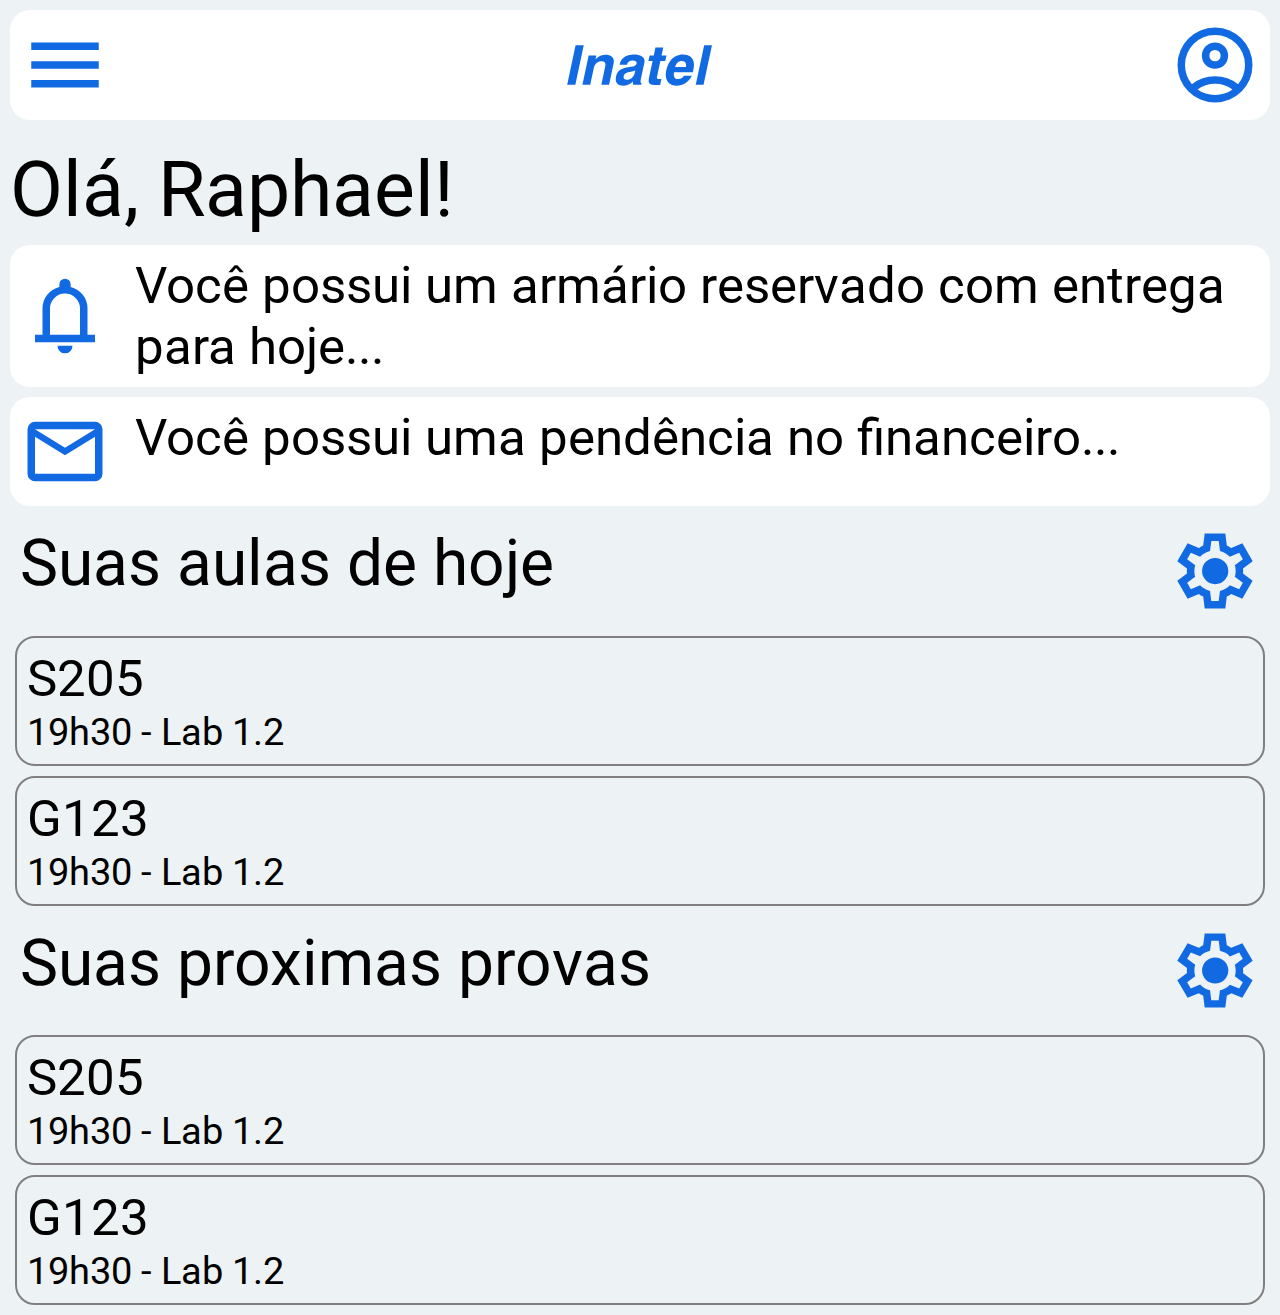
<file: index.html>
<html>

<head>
	<title>App Inatel</title>
	<link rel="stylesheet" type="text/css" href="style/style.css">

</head>

<body>
	<header id="head">
		<div id="menu">
			<img src="assets/menu.svg" onclick="openMenu();"> <!-- corrigido -->
			<div id="menu_aba">
				<div id="menu_bot" onclick="closeMenu(); temaInatel();">Tema Inatel</div>
				<div id="menu_bot" onclick="closeMenu(); temaLim();">Tema Limão</div>
				<div id="menu_bot" onclick="closeMenu(); temaDark();">Tema Dark</div>
			</div>
		</div>
		<svg class="svg_logo" xmlns="http://www.w3.org/2000/svg" viewBox="100 150 390 116">
			<path class="path_logo"
				d="M127.455,156.988h21.287l-21.859,102.835H105.69L127.455,156.988L127.455,156.988z M225.618,208.048	l-10.941,51.775H194.51l9.726-45.911c0.286-1.168,0.477-2.312,0.62-3.456c0.143-1.144,0.214-2.145,0.214-3.027	c0-2.86-0.834-4.982-2.527-6.412c-1.668-1.407-4.147-2.122-7.461-2.122c-5.078,0-9.392,1.406-12.968,4.219 c-3.552,2.836-5.888,6.698-6.96,11.633l-9.559,45.076h-20.31l16.186-75.946h19.905l-2.002,9.559 c3.957-3.886,8.105-6.794,12.491-8.701c4.362-1.907,9.011-2.86,13.945-2.86c6.508,0,11.656,1.501,15.447,4.529 c3.79,3.027,5.697,7.151,5.697,12.372c0,1.239-0.096,2.55-0.286,3.933S226.143,205.855,225.618,208.048L225.618,208.048z	 M282.709,222.636c-3.29,1.455-7.318,2.646-12.038,3.6c-4.744,0.954-7.557,1.55-8.438,1.788c-3.218,0.978-5.674,2.526-7.414,4.648	c-1.716,2.122-2.574,4.672-2.574,7.652c0,2.074,0.739,3.719,2.24,4.887c1.478,1.168,3.552,1.74,6.222,1.74	c5.078,0,9.487-1.574,13.206-4.721s6.15-7.342,7.271-12.61L282.709,222.636L282.709,222.636z M306.333,202.613l-9.154,43.145	c-0.238,1.313-0.405,2.432-0.524,3.361s-0.167,1.717-0.167,2.385c0,1.168,0.167,2.098,0.548,2.789 c0.381,0.715,1.049,1.406,2.026,2.098l-0.763,3.432h-21.025c-0.048-0.285-0.143-0.643-0.286-1.119	c-0.381-1.813-0.572-3.076-0.572-3.768c0-0.428,0.048-1,0.119-1.715c0.072-0.74,0.167-1.574,0.31-2.551	c-3.218,3.861-7.032,6.793-11.49,8.818c-4.458,2.027-9.344,3.053-14.708,3.053c-5.721,0-10.274-1.455-13.659-4.338	c-3.361-2.885-5.054-6.771-5.054-11.658c0-9.51,2.574-16.876,7.724-22.097c5.125-5.197,13.206-8.629,24.171-10.25	c1.788-0.287,4.195-0.645,7.271-1.049c10.131-1.168,15.185-4.53,15.185-10.108c0-2.098-0.834-3.623-2.527-4.577	c-1.669-0.954-4.338-1.43-8.033-1.43c-4.195,0-7.581,0.93-10.131,2.813c-2.574,1.883-4.052,4.529-4.481,7.914h-19.166	c1.359-8.2,5.292-14.684,11.824-19.451c6.507-4.768,14.731-7.151,24.672-7.151c8.987,0,15.971,1.454,20.954,4.362	s7.484,6.984,7.484,12.205c0,0.834-0.047,1.668-0.143,2.503C306.642,201.063,306.5,201.874,306.333,202.613L306.333,202.613z	 M335.081,163.281h20.31l-4.338,20.595h12.634l-3.004,14.303h-12.776l-8.844,42.026c0,0.238-0.048,0.547-0.144,0.93	c-0.095,0.404-0.144,0.668-0.144,0.811c0,1.119,0.549,1.93,1.67,2.406c1.119,0.502,3.051,0.74,5.792,0.74h4.409l-3.289,15.303	c-1.168,0.049-2.717,0.096-4.672,0.145c-3.528,0.094-5.84,0.143-6.913,0.143c-6.508,0-11.18-0.883-14.017-2.646	c-2.837-1.787-4.267-4.672-4.267-8.678c0-1.119,0.118-2.455,0.357-4.051c0.214-1.574,0.596-3.6,1.12-6.08l8.701-41.048h-10.752	l3.004-14.303h10.895L335.081,163.281L335.081,163.281z M432.339,227.213H383.4c-0.167,1.025-0.311,2.026-0.405,3.004	s-0.144,1.835-0.144,2.574c0,4.1,0.978,7.199,2.956,9.297s4.911,3.146,8.772,3.146c3.266,0,6.031-0.668,8.344-1.979	c2.313-1.334,4.434-3.48,6.389-6.46h20.309c-3.576,7.962-8.914,14.208-16.018,18.761c-7.105,4.553-14.994,6.842-23.695,6.842	c-8.63,0-15.424-2.551-20.43-7.676c-5.006-5.127-7.508-12.016-7.508-20.692c0-6.197,1.096-12.609,3.289-19.236	c2.17-6.627,5.077-12.325,8.725-17.092c4.172-5.435,9.059-9.559,14.588-12.348c5.531-2.789,11.633-4.195,18.283-4.195	c8.939,0,15.924,2.36,20.955,7.104c5.029,4.72,7.531,11.275,7.531,19.666c0,2.193-0.213,4.696-0.666,7.534	C434.246,218.322,433.458,222.232,432.339,227.213L432.339,227.213z M414.46,213.912c0.143-1.119,0.262-2.098,0.334-2.955	c0.07-0.858,0.096-1.55,0.096-2.05c0-3.385-0.979-6.031-2.957-7.914s-4.768-2.813-8.344-2.813c-4.146,0-7.676,1.335-10.607,4.005	s-5.172,6.579-6.697,11.728H414.46L414.46,213.912z M461.826,156.988h20.311l-21.932,102.835h-20.262L461.826,156.988	L461.826,156.988z">
			</path>
		</svg>
		<div id="perfil">
			<img src="assets/user.svg">
		</div>
	</header>
	<main>
		<div id="mensagens">
			<div id="user_name">Olá, Raphael!</div>
			<div id="mns_box">
				<div id="icon">
					<img src="assets/alert.svg">
				</div>
				<div id="mns">Você possui um armário reservado com entrega para hoje...</div>
			</div>
			<div id="mns_box">
				<div id="icon">
					<img src="assets/email.svg">
				</div>
				<div id="mns">Você possui uma pendência no financeiro...</div>
			</div>
		</div>
		<!-- Popup -->
		<div id="meuPopup" class="popup">
			<div class="popup-conteudo">
				As aulas S205 L1 e L2 do dia 02/02 serão assíncronas.
				<span class="fechar">Ok, estou ciente</span>
			</div>
		</div>

		<div id="aulas">
			<div id="category">
				<div id="label">Suas aulas de hoje</div>
				<div>
					<img src="assets/settings.svg">
				</div>
			</div>
			<div id="list">
				<div id="info">
					<div id="mat">S205</div>
					<div id="details">19h30 - Lab 1.2</div>
				</div>
				<div id="info">
					<div id="mat">G123</div>
					<div id="details">19h30 - Lab 1.2</div>
				</div>
			</div>
		</div>
		<div id="provas">
			<div id="category">
				<div id="label">Suas proximas provas</div>
				<div>
					<img src="assets/settings.svg">
				</div>
			</div>
			<div id="list">
				<div id="info">
					<div id="mat">S205</div>
					<div id="details">19h30 - Lab 1.2</div>
				</div>
				<div id="info">
					<div id="mat">G123</div>
					<div id="details">19h30 - Lab 1.2</div>
				</div>
			</div>
		</div>
	</main>
	<script src="scripts/script.js"></script>
</body>

</html>
</file>
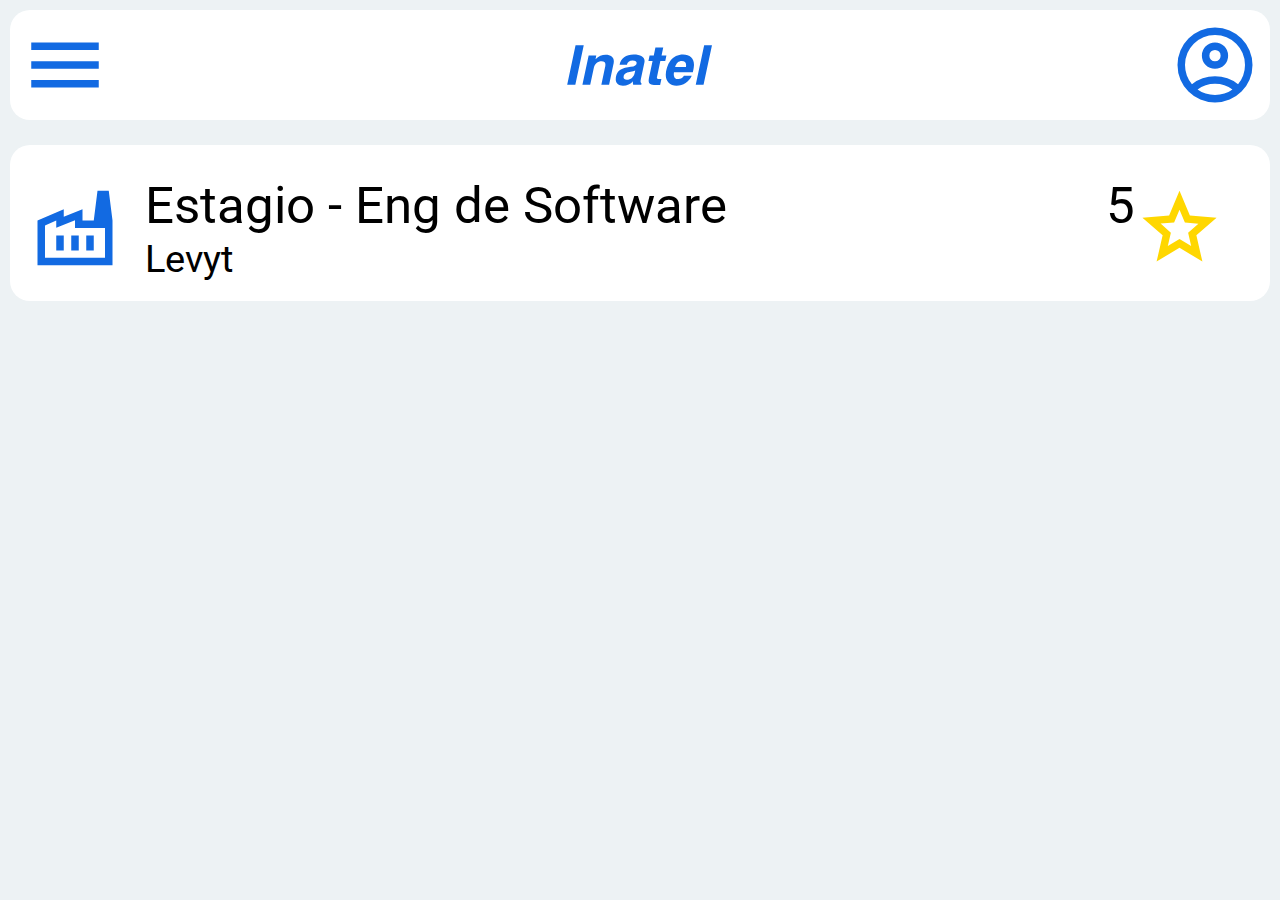
<file: pages/vagas.html>
<html>

<head>
    <title>Inatel Vagas</title>
    <link rel="stylesheet" type="text/css" href="../style/style.css">
</head>

<body>
    <header id="head">
        <div id="menu">
            <img src="../assets/menu.svg" onclick="openMenu();">
            <div id="menu_aba">
                <div id="menu_bot" onclick="closeMenu(); temaInatel();">Tema Inatel</div>
                <div id="menu_bot" onclick="closeMenu(); temaLim();">Tema Limão</div>
                <div id="menu_bot" onclick="closeMenu(); temaDark();">Tema Dark</div>
            </div>
        </div>
        <svg class="svg_logo" xmlns="http://www.w3.org/2000/svg" viewBox="100 150 390 116">
            <path class="path_logo"
                d="M127.455,156.988h21.287l-21.859,102.835H105.69L127.455,156.988L127.455,156.988z M225.618,208.048	l-10.941,51.775H194.51l9.726-45.911c0.286-1.168,0.477-2.312,0.62-3.456c0.143-1.144,0.214-2.145,0.214-3.027	c0-2.86-0.834-4.982-2.527-6.412c-1.668-1.407-4.147-2.122-7.461-2.122c-5.078,0-9.392,1.406-12.968,4.219 c-3.552,2.836-5.888,6.698-6.96,11.633l-9.559,45.076h-20.31l16.186-75.946h19.905l-2.002,9.559 c3.957-3.886,8.105-6.794,12.491-8.701c4.362-1.907,9.011-2.86,13.945-2.86c6.508,0,11.656,1.501,15.447,4.529 c3.79,3.027,5.697,7.151,5.697,12.372c0,1.239-0.096,2.55-0.286,3.933S226.143,205.855,225.618,208.048L225.618,208.048z	 M282.709,222.636c-3.29,1.455-7.318,2.646-12.038,3.6c-4.744,0.954-7.557,1.55-8.438,1.788c-3.218,0.978-5.674,2.526-7.414,4.648	c-1.716,2.122-2.574,4.672-2.574,7.652c0,2.074,0.739,3.719,2.24,4.887c1.478,1.168,3.552,1.74,6.222,1.74	c5.078,0,9.487-1.574,13.206-4.721s6.15-7.342,7.271-12.61L282.709,222.636L282.709,222.636z M306.333,202.613l-9.154,43.145	c-0.238,1.313-0.405,2.432-0.524,3.361s-0.167,1.717-0.167,2.385c0,1.168,0.167,2.098,0.548,2.789 c0.381,0.715,1.049,1.406,2.026,2.098l-0.763,3.432h-21.025c-0.048-0.285-0.143-0.643-0.286-1.119	c-0.381-1.813-0.572-3.076-0.572-3.768c0-0.428,0.048-1,0.119-1.715c0.072-0.74,0.167-1.574,0.31-2.551	c-3.218,3.861-7.032,6.793-11.49,8.818c-4.458,2.027-9.344,3.053-14.708,3.053c-5.721,0-10.274-1.455-13.659-4.338	c-3.361-2.885-5.054-6.771-5.054-11.658c0-9.51,2.574-16.876,7.724-22.097c5.125-5.197,13.206-8.629,24.171-10.25	c1.788-0.287,4.195-0.645,7.271-1.049c10.131-1.168,15.185-4.53,15.185-10.108c0-2.098-0.834-3.623-2.527-4.577	c-1.669-0.954-4.338-1.43-8.033-1.43c-4.195,0-7.581,0.93-10.131,2.813c-2.574,1.883-4.052,4.529-4.481,7.914h-19.166	c1.359-8.2,5.292-14.684,11.824-19.451c6.507-4.768,14.731-7.151,24.672-7.151c8.987,0,15.971,1.454,20.954,4.362	s7.484,6.984,7.484,12.205c0,0.834-0.047,1.668-0.143,2.503C306.642,201.063,306.5,201.874,306.333,202.613L306.333,202.613z	 M335.081,163.281h20.31l-4.338,20.595h12.634l-3.004,14.303h-12.776l-8.844,42.026c0,0.238-0.048,0.547-0.144,0.93	c-0.095,0.404-0.144,0.668-0.144,0.811c0,1.119,0.549,1.93,1.67,2.406c1.119,0.502,3.051,0.74,5.792,0.74h4.409l-3.289,15.303	c-1.168,0.049-2.717,0.096-4.672,0.145c-3.528,0.094-5.84,0.143-6.913,0.143c-6.508,0-11.18-0.883-14.017-2.646	c-2.837-1.787-4.267-4.672-4.267-8.678c0-1.119,0.118-2.455,0.357-4.051c0.214-1.574,0.596-3.6,1.12-6.08l8.701-41.048h-10.752	l3.004-14.303h10.895L335.081,163.281L335.081,163.281z M432.339,227.213H383.4c-0.167,1.025-0.311,2.026-0.405,3.004	s-0.144,1.835-0.144,2.574c0,4.1,0.978,7.199,2.956,9.297s4.911,3.146,8.772,3.146c3.266,0,6.031-0.668,8.344-1.979	c2.313-1.334,4.434-3.48,6.389-6.46h20.309c-3.576,7.962-8.914,14.208-16.018,18.761c-7.105,4.553-14.994,6.842-23.695,6.842	c-8.63,0-15.424-2.551-20.43-7.676c-5.006-5.127-7.508-12.016-7.508-20.692c0-6.197,1.096-12.609,3.289-19.236	c2.17-6.627,5.077-12.325,8.725-17.092c4.172-5.435,9.059-9.559,14.588-12.348c5.531-2.789,11.633-4.195,18.283-4.195	c8.939,0,15.924,2.36,20.955,7.104c5.029,4.72,7.531,11.275,7.531,19.666c0,2.193-0.213,4.696-0.666,7.534	C434.246,218.322,433.458,222.232,432.339,227.213L432.339,227.213z M414.46,213.912c0.143-1.119,0.262-2.098,0.334-2.955	c0.07-0.858,0.096-1.55,0.096-2.05c0-3.385-0.979-6.031-2.957-7.914s-4.768-2.813-8.344-2.813c-4.146,0-7.676,1.335-10.607,4.005	s-5.172,6.579-6.697,11.728H414.46L414.46,213.912z M461.826,156.988h20.311l-21.932,102.835h-20.262L461.826,156.988	L461.826,156.988z">
            </path>
        </svg>
        <div id="perfil">
            <img src="../assets/user.svg">
        </div>
    </header>

    <main>

        <div id="meuPopup" class="popup">
            <div class="popup-conteudo">
                <div id="mns_box">
                    <div id="icon">
                        <img src="../assets/factory.svg">
                    </div>
                    <div>
                        <div id="mat">Estagio - Eng de Software</div>
                        <div id="details">Levyt</div>
                    </div>
                </div>
                <div id="mns_box">
                    <div id="mns">5</div>
                    <div id="icon">
                        <img src="../assets/start.svg">
                    </div>
                </div>
                <div id="#details">
                    🎯 Você será responsável por:<br>
                    Desenvolver melhorias, novas funcionalidades e corrigir erros.<br>
                    Trabalhar em equipe;<br>
                    Dar suporte a todo o ciclo de vida de aplicações: concepção, design, teste, release e suporte a
                    novas e existentes funcionalidades;<br><br>
                    
                    📌 O que é necessário:<br>
                    Controle de versão GIT;<br>
                    Sólidos conhecimentos em POO e Design Pattern;<br>
                    Conhecimentos sólidos em Banco de Dados NoSQL;<br>
                    Ensino superior em andamento/concluído em Engenharia de Computação, Ciência da Computação,
                    Sistema de Informação ou afins.
                </div>
                <button class="button" onclick="closePopup();">Meu Botão</button>
            </div>
        </div>
        <div id="factory" onclick="openPopup();">
            <div id="head">
                <div id="mns_box">
                    <div id="icon">
                        <img src="../assets/factory.svg">
                    </div>
                    <div>
                        <div id="mat">Estagio - Eng de Software</div>
                        <div id="details">Levyt</div>
                    </div>
                </div>
                <div id="mns_box">
                    <div id="mns">5</div>
                    <div id="icon">
                        <img src="../assets/start.svg">
                    </div>
                </div>
            </div>
        </div>
    </main>



    <script src="../scripts/script.js"></script>
</body>

</html>
</file>
<file: style/style.css>
@import url('https://fonts.googleapis.com/css2?family=Roboto:wght@400;700&display=swap');
:root {
  --cor-click: #126ae2; /* Click */
  --cor-sombra: #0a599b; /* Azul Escuro */
  --cor-text: black; /* Preto */
  --cor-back1: #edf2f4; /* Azul claro */
  --cor-back2: #6a937a; /* Verde Escuro */
}

body {
  font-family: 'Roboto', sans-serif;
  padding: 10px;
  margin: 0px;
  background-color: var(--cor-back1);
}
img{
  width: 7vw;
}
#head{
  display: flex;               /* Define o contêiner como um flex container */
  justify-content: space-between;
  padding: 10px;
  background-color: white;
  border-radius: 20px;
  margin-bottom: 25px;
}

#user_name{
  font-size: 6vw;
  margin-top: 10px;
}

#mns_box{
  display: flex;
  background-color:white;
  border-radius: 20px;
  margin-top: 10px;
  padding: 10px;
}

#mns_box{
  display: flex;
  background-color:white;
  border-radius: 20px;
  margin-top: 10px;
  padding: 10px;
}

#label{
  font-size: 5vw;
}
#mns, #mat{
  font-size: 4vw;
}
#details{
  font-size: 3vw;
}

#icon{
  margin-right: 2vw;
  fill: #126ae2;
  display: flex;
}

#list{
  padding-inline: 5px;
}

#category{
  display: flex;               /* Define o contêiner como um flex container */
  justify-content: space-between;
  margin-top: 10px;
  padding: 10px;
}

#info{
  padding: 10px;
  border: 2px solid gray;
  border-radius: 20px;
  margin-top: 10px;
}


.svg_logo{
  width: 150px;
}
.path_logo{
  fill: #126ae2;
}
#menu_aba {
  height: 100%;
  width: 0;
  position: fixed;
  top: 0;
  left: 0;
  background-color: white;
  overflow-x: hidden;
  transition: 0.5s;
  z-index: 1;
}

#menu_bot {
  position: relative;
  padding: 20px;
  display: block; /* corrigido */
  cursor: pointer;
  font-family: "Arimo", sans-serif;
  font-optical-sizing: auto;
  font-weight: bold;
  font-style: normal;
  font-size: 54pt;
  color: var(--cor-click);
}

.popup {
  display: none;
  position: fixed;
  z-index: 1;
  left: 0;
  top: 0;
  width: 100%;
  height: 100%;
  overflow: auto;
  background-color: rgb(0,0,0);
  background-color: rgba(0,0,0,0.4);
}

.popup-conteudo {
  background-color: #fefefe;
  margin: 15% auto;
  padding: 20px;
  border: 1px solid #888;
  width: 80%;
  border-radius: 25px; 
}
.fechar {
  color: #aaa;
  float: right;
  font-size: 28px;
  font-weight: bold;
}
.fechar:hover,
.fechar:focus {
  color: black;
  text-decoration: none;
  cursor: pointer;
}

.button {
  display: inline-block;
  padding: 10px 20px;
  background-color: #007bff;
  color: white;
  text-align: center;
  text-decoration: none;
  font-size: 30px;
  cursor: pointer;
  border-radius: 25px; /* Bordas arredondadas */
  border: none; /* Remove a borda padrão do botão */
margin-left: 30vw;
margin-top: 25px;
}

.button:hover {
  background-color: #0056b3; /* Cor de fundo ao passar o mouse */
}
</file>
